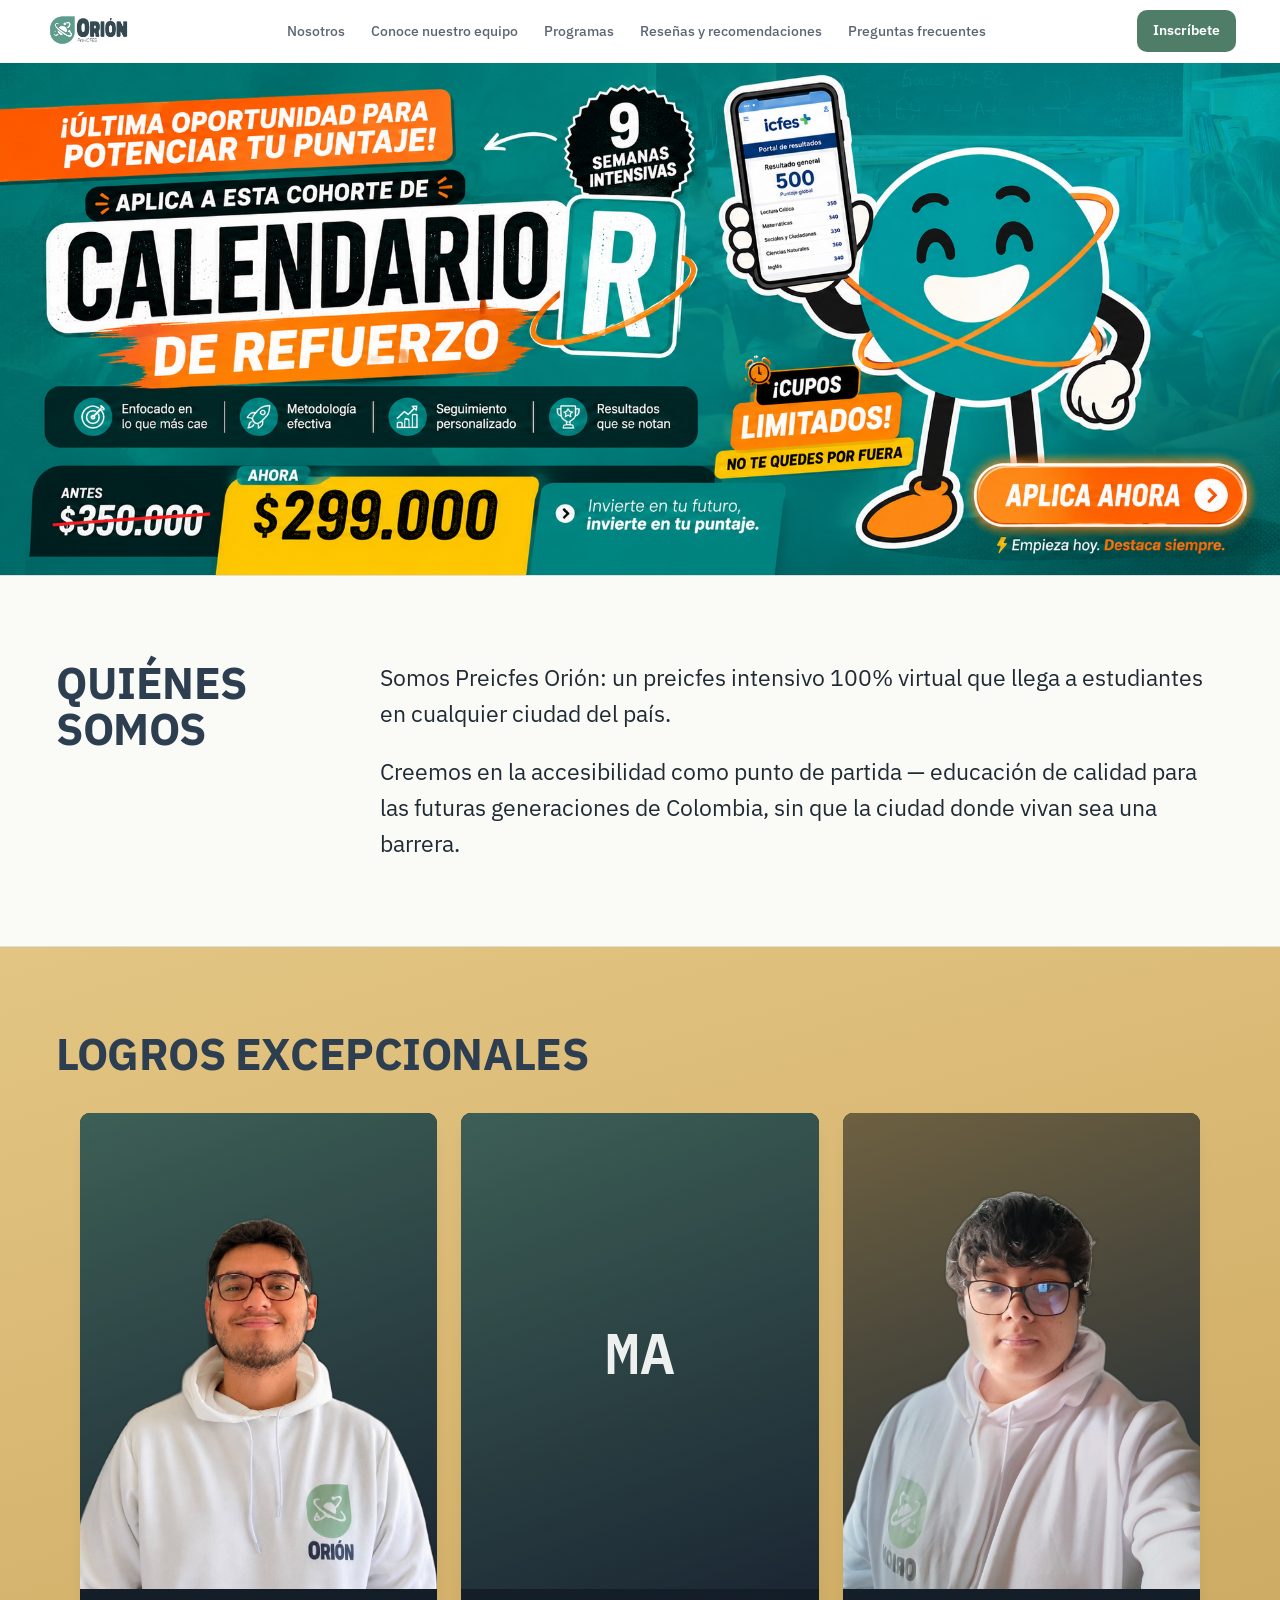
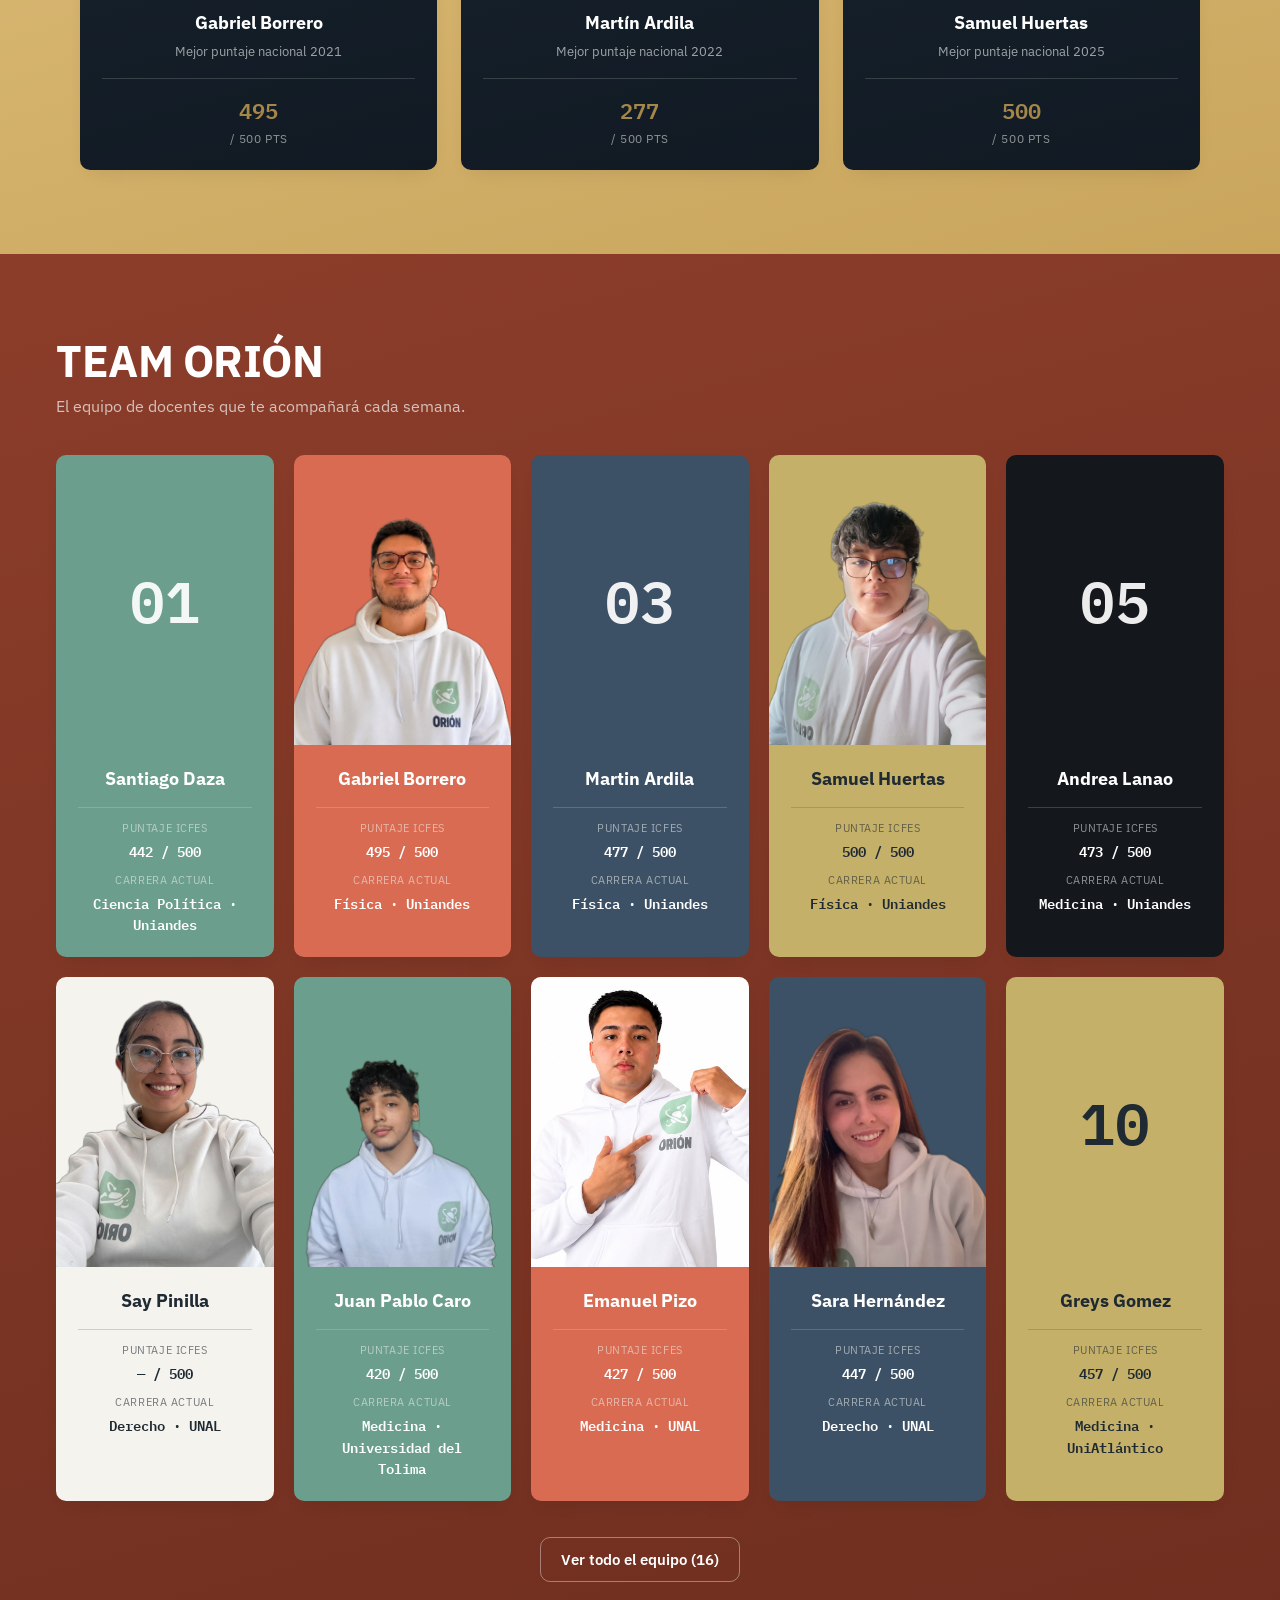
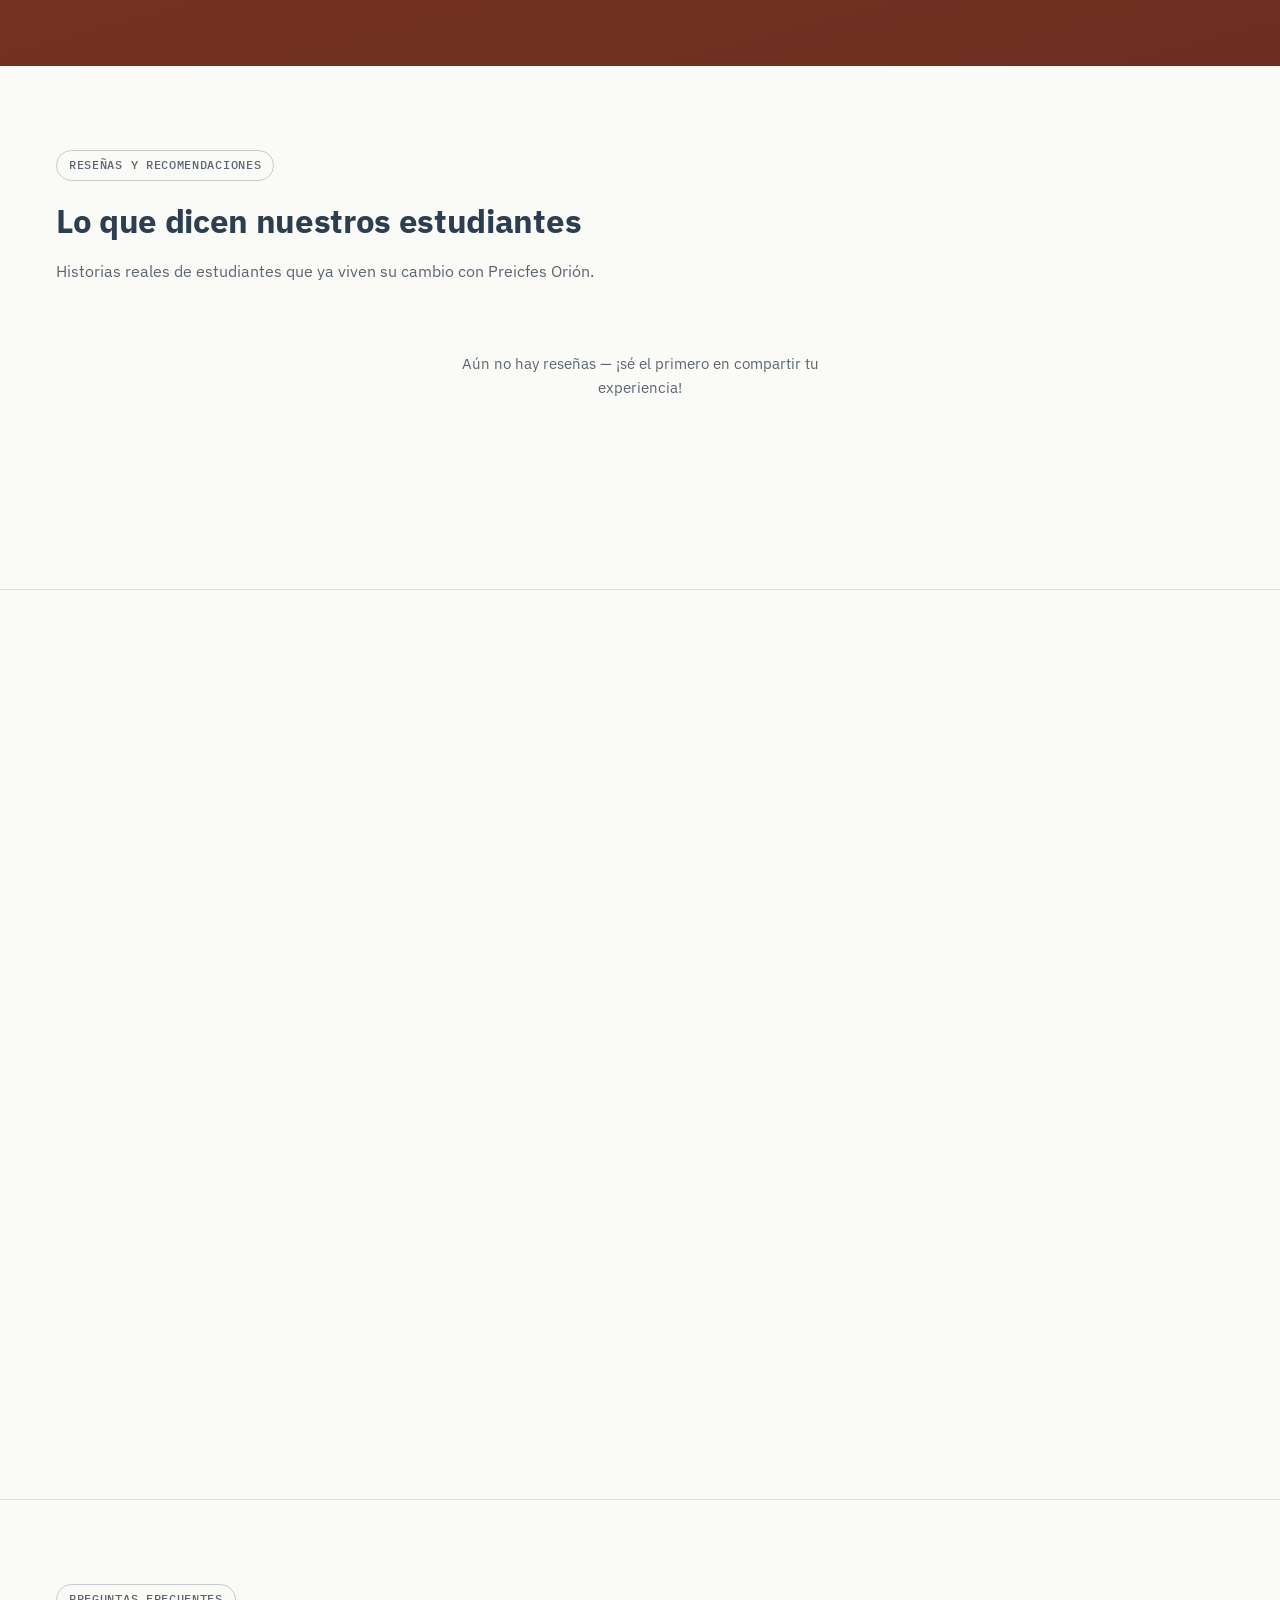
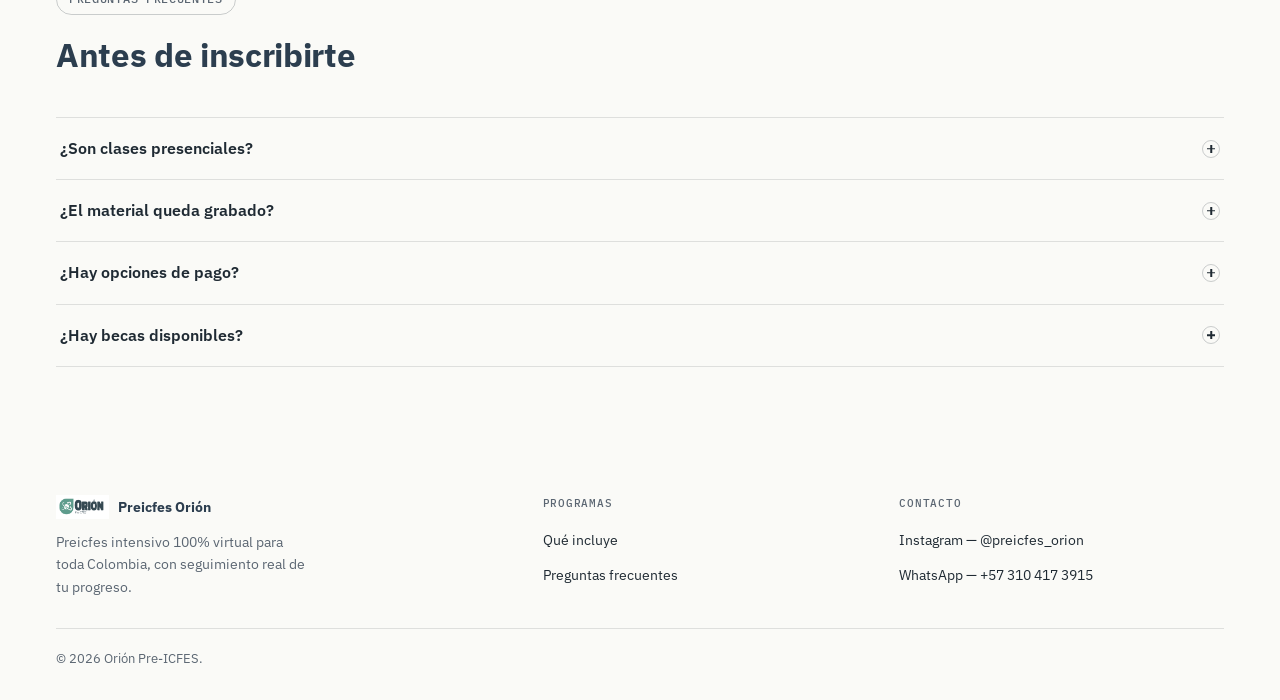
<file: index.html>
<!doctype html>
<html lang="es">
<head>
<meta charset="UTF-8" />
<meta name="viewport" content="width=device-width, initial-scale=1.0" />
<meta name="description" content="Orión Pre-ICFES — preicfes intensivo 100% virtual para toda Colombia. Calendario R: 9 semanas de preparación para el Saber 11." />
<title>Orión Pre-ICFES — Calendario R</title>
<link rel="stylesheet" href="css/styles.css" />
</head>
<body>
<a href="#inicio" style="position:absolute;left:-9999px;top:0;background:var(--sage);color:#fff;padding:10px 16px;border-radius:6px;z-index:100;">Saltar al contenido</a>

<nav class="nav" id="siteNav">
  <div class="nav-inner">
    <a class="brand" href="#inicio">
      <img src="assets/logo-orion.png" alt="Orión Pre-ICFES" />
    </a>
    <ul class="nav-links" id="navLinks">
      <li><a href="#nosotros">Nosotros</a></li>
      <li><a href="#team">Conoce nuestro equipo</a></li>
      <li><a href="#programa">Programas</a></li>
      <li><a href="#resenas">Reseñas y recomendaciones</a></li>
      <li><a href="#faq">Preguntas frecuentes</a></li>
    </ul>
    <div class="nav-cta">
      <a class="btn btn-primary btn-sm" href="https://wa.me/message/YE4T5SMSXYHFE1" target="_blank" rel="noopener">Inscríbete</a>
      <button class="nav-toggle" id="navToggle" aria-label="Abrir menú" aria-expanded="false" aria-controls="navLinks">
        <span></span><span></span><span></span>
      </button>
    </div>
  </div>
</nav>

<main id="inicio">
  <section class="banner">
    <img class="banner-frame" src="assets/banner1.png" alt="Última oportunidad para potenciar tu puntaje — aplica a esta cohorte de Calendario R de refuerzo" />
    <a class="banner-cta" href="https://wa.me/message/YE4T5SMSXYHFE1" target="_blank" rel="noopener" aria-label="Aplica ahora por WhatsApp"></a>
  </section>

  <section id="nosotros">
    <div class="wrap about-layout">
      <h2 class="title-lg fade">Quiénes somos</h2>
      <div class="about-copy fade">
        <p>Somos Preicfes Orión: un preicfes intensivo 100% virtual que llega a estudiantes en cualquier ciudad del país.</p>
        <p>Creemos en la accesibilidad como punto de partida — educación de calidad para las futuras generaciones de Colombia, sin que la ciudad donde vivan sea una barrera.</p>
      </div>
    </div>
  </section>

  <section id="logros" class="band-gold">
    <div class="wrap">
      <h2 class="title-lg fade">Logros Excepcionales</h2>
      <div class="achv-grid fade">
        <article class="achv-card">
          <div class="achv-photo tone-sage">
            <img src="assets/gabo.png" alt="Gabriel Borrero" style="object-position: 50% 20%;" />
          </div>
          <div class="achv-info">
            <div class="achv-name">Gabriel Borrero</div>
            <div class="achv-role">Mejor puntaje nacional 2021</div>
            <div class="achv-score-row"><b>495</b><span>/ 500 pts</span></div>
          </div>
        </article>
        <article class="achv-card">
          <div class="achv-photo is-placeholder tone-sage"><span>MA</span></div>
          <div class="achv-info">
            <div class="achv-name">Martín Ardila</div>
            <div class="achv-role">Mejor puntaje nacional 2022</div>
            <div class="achv-score-row"><b>277</b><span>/ 500 pts</span></div>
          </div>
        </article>
        <article class="achv-card">
          <div class="achv-photo tone-gold">
            <img src="assets/samuel.png" alt="Samuel Huertas" style="object-position: 50% 20%;" />
          </div>
          <div class="achv-info">
            <div class="achv-name">Samuel Huertas</div>
            <div class="achv-role">Mejor puntaje nacional 2025</div>
            <div class="achv-score-row"><b>500</b><span>/ 500 pts</span></div>
          </div>
        </article>
      </div>
    </div>
  </section>

  <section id="team" class="band-coral">
    <div class="wrap">
      <h2 class="title-lg fade">Team Orión</h2>
      <p class="band-sub fade">El equipo de docentes que te acompañará cada semana.</p>
      <div class="team-grid fade" id="teamGrid">
        <article class="achv-card team-card">
          <div class="achv-photo is-placeholder"><span>01</span></div>
          <div class="achv-info">
            <div class="achv-name">Santiago Daza</div>
            <div class="team-meta">
              <div class="row"><span class="k">Puntaje ICFES</span><span class="v">442 / 500</span></div>
              <div class="row"><span class="k">Carrera actual</span><span class="v">Ciencia Política · Uniandes</span></div>
            </div>
          </div>
        </article>
        <article class="achv-card team-card">
          <div class="achv-photo"><img src="assets/gabo.png" alt="Gabriel Borrero" style="object-position: 50% 20%;" /></div>
          <div class="achv-info">
            <div class="achv-name">Gabriel Borrero</div>
            <div class="team-meta">
              <div class="row"><span class="k">Puntaje ICFES</span><span class="v">495 / 500</span></div>
              <div class="row"><span class="k">Carrera actual</span><span class="v">Física · Uniandes</span></div>
            </div>
          </div>
        </article>
        <article class="achv-card team-card">
          <div class="achv-photo is-placeholder"><span>03</span></div>
          <div class="achv-info">
            <div class="achv-name">Martin Ardila</div>
            <div class="team-meta">
              <div class="row"><span class="k">Puntaje ICFES</span><span class="v">477 / 500</span></div>
              <div class="row"><span class="k">Carrera actual</span><span class="v">Física · Uniandes</span></div>
            </div>
          </div>
        </article>
        <article class="achv-card team-card">
          <div class="achv-photo"><img src="assets/samuel.png" alt="Samuel Huertas" style="object-position: 50% 20%;" /></div>
          <div class="achv-info">
            <div class="achv-name">Samuel Huertas</div>
            <div class="team-meta">
              <div class="row"><span class="k">Puntaje ICFES</span><span class="v">500 / 500</span></div>
              <div class="row"><span class="k">Carrera actual</span><span class="v">Física · Uniandes</span></div>
            </div>
          </div>
        </article>
        <article class="achv-card team-card">
          <div class="achv-photo is-placeholder"><span>05</span></div>
          <div class="achv-info">
            <div class="achv-name">Andrea Lanao</div>
            <div class="team-meta">
              <div class="row"><span class="k">Puntaje ICFES</span><span class="v">473 / 500</span></div>
              <div class="row"><span class="k">Carrera actual</span><span class="v">Medicina · Uniandes</span></div>
            </div>
          </div>
        </article>
        <article class="achv-card team-card">
          <div class="achv-photo"><img src="assets/say-pinilla.png" alt="Say Pinilla" /></div>
          <div class="achv-info">
            <div class="achv-name">Say Pinilla</div>
            <div class="team-meta">
              <div class="row"><span class="k">Puntaje ICFES</span><span class="v">&mdash; / 500</span></div>
              <div class="row"><span class="k">Carrera actual</span><span class="v">Derecho · UNAL</span></div>
            </div>
          </div>
        </article>
        <article class="achv-card team-card">
          <div class="achv-photo"><img src="assets/juan-pablo-caro.png" alt="Juan Pablo Caro" /></div>
          <div class="achv-info">
            <div class="achv-name">Juan Pablo Caro</div>
            <div class="team-meta">
              <div class="row"><span class="k">Puntaje ICFES</span><span class="v">420 / 500</span></div>
              <div class="row"><span class="k">Carrera actual</span><span class="v">Medicina · Universidad del Tolima</span></div>
            </div>
          </div>
        </article>
        <article class="achv-card team-card">
          <div class="achv-photo"><img src="assets/emanuel.png" alt="Emanuel Pizo" style="object-position: 50% 20%;" /></div>
          <div class="achv-info">
            <div class="achv-name">Emanuel Pizo</div>
            <div class="team-meta">
              <div class="row"><span class="k">Puntaje ICFES</span><span class="v">427 / 500</span></div>
              <div class="row"><span class="k">Carrera actual</span><span class="v">Medicina · UNAL</span></div>
            </div>
          </div>
        </article>
        <article class="achv-card team-card">
          <div class="achv-photo"><img src="assets/sara-hernandez.png" alt="Sara Hernández" style="object-position: 50% 15%;" /></div>
          <div class="achv-info">
            <div class="achv-name">Sara Hernández</div>
            <div class="team-meta">
              <div class="row"><span class="k">Puntaje ICFES</span><span class="v">447 / 500</span></div>
              <div class="row"><span class="k">Carrera actual</span><span class="v">Derecho · UNAL</span></div>
            </div>
          </div>
        </article>
        <article class="achv-card team-card">
          <div class="achv-photo is-placeholder"><span>10</span></div>
          <div class="achv-info">
            <div class="achv-name">Greys Gomez</div>
            <div class="team-meta">
              <div class="row"><span class="k">Puntaje ICFES</span><span class="v">457 / 500</span></div>
              <div class="row"><span class="k">Carrera actual</span><span class="v">Medicina · UniAtlántico</span></div>
            </div>
          </div>
        </article>
        <article class="achv-card team-card">
          <div class="achv-photo is-placeholder"><span>11</span></div>
          <div class="achv-info">
            <div class="achv-name">Angel Blanco</div>
            <div class="team-meta">
              <div class="row"><span class="k">Carrera actual</span><span class="v">Medicina · UniAtlántico</span></div>
            </div>
          </div>
        </article>
        <article class="achv-card team-card">
          <div class="achv-photo is-placeholder"><span>12</span></div>
          <div class="achv-info">
            <div class="achv-name">Nicol Urbina</div>
            <div class="team-meta">
              <div class="row"><span class="k">Puntaje ICFES</span><span class="v">Por confirmar</span></div>
              <div class="row"><span class="k">Carrera actual</span><span class="v">Medicina · U. Javeriana</span></div>
            </div>
          </div>
        </article>
        <article class="achv-card team-card">
          <div class="achv-photo is-placeholder"><span>13</span></div>
          <div class="achv-info">
            <div class="achv-name">Diego Urbano</div>
            <div class="team-meta">
              <div class="row"><span class="k">Puntaje ICFES</span><span class="v">477 / 500</span></div>
              <div class="row"><span class="k">Carrera actual</span><span class="v">Ing. Sistemas · Uniandes</span></div>
            </div>
          </div>
        </article>
        <article class="achv-card team-card">
          <div class="achv-photo is-placeholder"><span>14</span></div>
          <div class="achv-info">
            <div class="achv-name">Docente 14</div>
            <div class="team-meta">
              <div class="row"><span class="k">Puntaje ICFES</span><span class="v">&mdash; / 500</span></div>
              <div class="row"><span class="k">Carrera actual</span><span class="v">Por definir</span></div>
            </div>
          </div>
        </article>
        <article class="achv-card team-card">
          <div class="achv-photo is-placeholder"><span>15</span></div>
          <div class="achv-info">
            <div class="achv-name">Docente 15</div>
            <div class="team-meta">
              <div class="row"><span class="k">Puntaje ICFES</span><span class="v">&mdash; / 500</span></div>
              <div class="row"><span class="k">Carrera actual</span><span class="v">Por definir</span></div>
            </div>
          </div>
        </article>
        <article class="achv-card team-card">
          <div class="achv-photo is-placeholder"><span>16</span></div>
          <div class="achv-info">
            <div class="achv-name">Docente 16</div>
            <div class="team-meta">
              <div class="row"><span class="k">Puntaje ICFES</span><span class="v">&mdash; / 500</span></div>
              <div class="row"><span class="k">Carrera actual</span><span class="v">Por definir</span></div>
            </div>
          </div>
        </article>
      </div>
      <div class="team-toggle-wrap fade">
        <button class="btn btn-ghost" id="teamToggle" aria-expanded="false" aria-controls="teamGrid">Ver todo el equipo (16)</button>
      </div>
    </div>
  </section>

  <section id="resenas">
    <div class="wrap">
      <div class="section-head fade">
        <span class="tag">Reseñas y recomendaciones</span>
        <h2>Lo que dicen nuestros estudiantes</h2>
        <p>Historias reales de estudiantes que ya viven su cambio con Preicfes Orión.</p>
      </div>
    </div>

    <div class="reviews-marquee-wrap fade">
      <div class="reviews-track" id="reviewsTrack"></div>
    </div>

    <div class="wrap">
      <div class="reviews-cta fade">
        <button class="btn btn-primary" id="openReviewBtn" type="button">Deja tu reseña</button>
      </div>
    </div>
  </section>

  <section id="programa">
    <div class="wrap">
      <div class="section-head fade">
        <h2>Nuestros programas</h2>
        <p>Elige un programa para ver todo lo que incluye.</p>
      </div>
      <div class="program-pool fade">
        <details class="program-option" open>
          <summary>
            <span class="program-name">Calendario R</span>
            <span class="program-meta">31 ago – 31 oct 2026 · 9 semanas</span>
            <span class="chev"></span>
          </summary>
          <div class="program-includes">
            <div class="includes-item"><h4>28 clases teóricas</h4><p>Cuatro sesiones por materia.</p></div>
            <div class="includes-item"><h4>2 simulacros tipo ICFES</h4><p>Uno de entrada y uno final, con reporte por área, global sobre 500 y percentil.</p></div>
            <div class="includes-item"><h4>3 cuadernillos tipo ICFES</h4><p>Práctica escrita para reforzar cada sesión en vivo.</p></div>
            <div class="includes-item"><h4>2 seminarios</h4><p>Profundización en los temas que más pesan en el puntaje.</p></div>
            <div class="includes-item"><h4>Chat de dudas</h4><p>Resuelves al instante, sin esperar a la próxima clase.</p></div>
            <div class="includes-item"><h4>Orioncitos</h4><p>Refuerzos cortos para repasar cuando quieras, a tu ritmo.</p></div>
            <div class="includes-item"><h4>Apoyo psicológico</h4><p>Acompañamiento para manejar la presión de la prueba.</p></div>
          </div>
          <div class="program-apply">
            <div class="program-apply-copy">
              <span class="urgency-badge">Cupos limitados</span>
              <p>Cupos limitados para la cohorte 2026. Aplica antes de que se llenen.</p>
            </div>
            <a class="btn btn-primary btn-sm" href="https://wa.me/message/YE4T5SMSXYHFE1" target="_blank" rel="noopener">Aplicar a esta cohorte</a>
          </div>
        </details>

        <details class="program-option">
          <summary>
            <span class="program-name">Calendario B</span>
            <span class="program-meta">Inicia en noviembre de 2026</span>
            <span class="chev"></span>
          </summary>
          <div class="program-includes program-includes--soon">
            <p>Próximamente&hellip;</p>
          </div>
        </details>
      </div>
    </div>
  </section>

  <section id="faq">
    <div class="wrap">
      <div class="section-head fade">
        <span class="tag">Preguntas frecuentes</span>
        <h2>Antes de inscribirte</h2>
      </div>
      <div class="faq-list fade">
        <details class="faq-item">
          <summary>¿Son clases presenciales?<span class="chev"></span></summary>
          <p>No. Todas nuestras clases son 100% virtuales: te conectas en vivo desde cualquier ciudad de Colombia.</p>
        </details>
        <details class="faq-item">
          <summary>¿El material queda grabado?<span class="chev"></span></summary>
          <p>Sí, todas las clases quedan grabadas para que las repases cuando quieras.</p>
        </details>
        <details class="faq-item">
          <summary>¿Hay opciones de pago?<span class="chev"></span></summary>
          <p>Sí, haremos lo posible para que puedas acceder a tus formas de pago y financiación.</p>
        </details>
        <details class="faq-item">
          <summary>¿Hay becas disponibles?<span class="chev"></span></summary>
          <p>Sí, tenemos apoyo económico disponible para quienes lo necesiten. Escríbenos a <a href="https://wa.me/573104173915" target="_blank" rel="noopener">WhatsApp</a> para más información.</p>
        </details>
      </div>
    </div>
  </section>

</main>

<footer>
  <div class="wrap">
    <div class="footer-grid">
      <div class="footer-col">
        <a class="footer-brand" href="#inicio">
          <img src="assets/logo-orion.png" alt="" />
          <span>Preicfes Orión</span>
        </a>
        <p>Preicfes intensivo 100% virtual para toda Colombia, con seguimiento real de tu progreso.</p>
      </div>
      <div class="footer-col">
        <h4>Programas</h4>
        <ul>
          <li><a href="#programa">Qué incluye</a></li>
          <li><a href="#faq">Preguntas frecuentes</a></li>
        </ul>
      </div>
      <div class="footer-col" id="contacto">
        <h4>Contacto</h4>
        <ul>
          <li><a href="https://www.instagram.com/preicfes_orion/" target="_blank" rel="noopener">Instagram — @preicfes_orion</a></li>
          <li><a href="https://wa.me/573104173915" target="_blank" rel="noopener">WhatsApp — +57 310 417 3915</a></li>
        </ul>
      </div>
    </div>
    <p class="footer-bottom">© 2026 Orión Pre-ICFES.</p>
  </div>
</footer>
<div class="modal-overlay" id="reviewOverlay" hidden>
  <div class="modal" role="dialog" aria-modal="true" aria-labelledby="reviewTitle">
    <button class="modal-close" id="reviewClose" type="button" aria-label="Cerrar">&times;</button>

    <form class="enroll-form" id="reviewForm" novalidate>
      <h3 id="reviewTitle">Deja tu reseña</h3>
      <p class="enroll-sub">Cuéntale a futuros estudiantes cómo Preicfes Orión te ayudó a llegar más lejos.</p>

      <label class="enroll-field">
        <span>Nombre</span>
        <input type="text" name="nombre" required autocomplete="name" maxlength="60" />
      </label>

      <label class="enroll-field">
        <span>Tu comentario</span>
        <textarea name="comentario" rows="4" required maxlength="280" placeholder="Preicfes Orión me ayudó a..."></textarea>
      </label>

      <button type="submit" class="btn btn-primary enroll-submit">Publicar reseña</button>
    </form>

    <div class="enroll-success" id="reviewSuccess" hidden>
      <h3>¡Gracias!</h3>
      <p>Tu reseña ya está en el carrusel. Gracias por compartir tu experiencia con Preicfes Orión.</p>
      <button type="button" class="btn btn-primary" id="reviewSuccessClose">Cerrar</button>
    </div>
  </div>
</div>
<script src="js/main.js" defer></script>
</body>
</html>
</file>
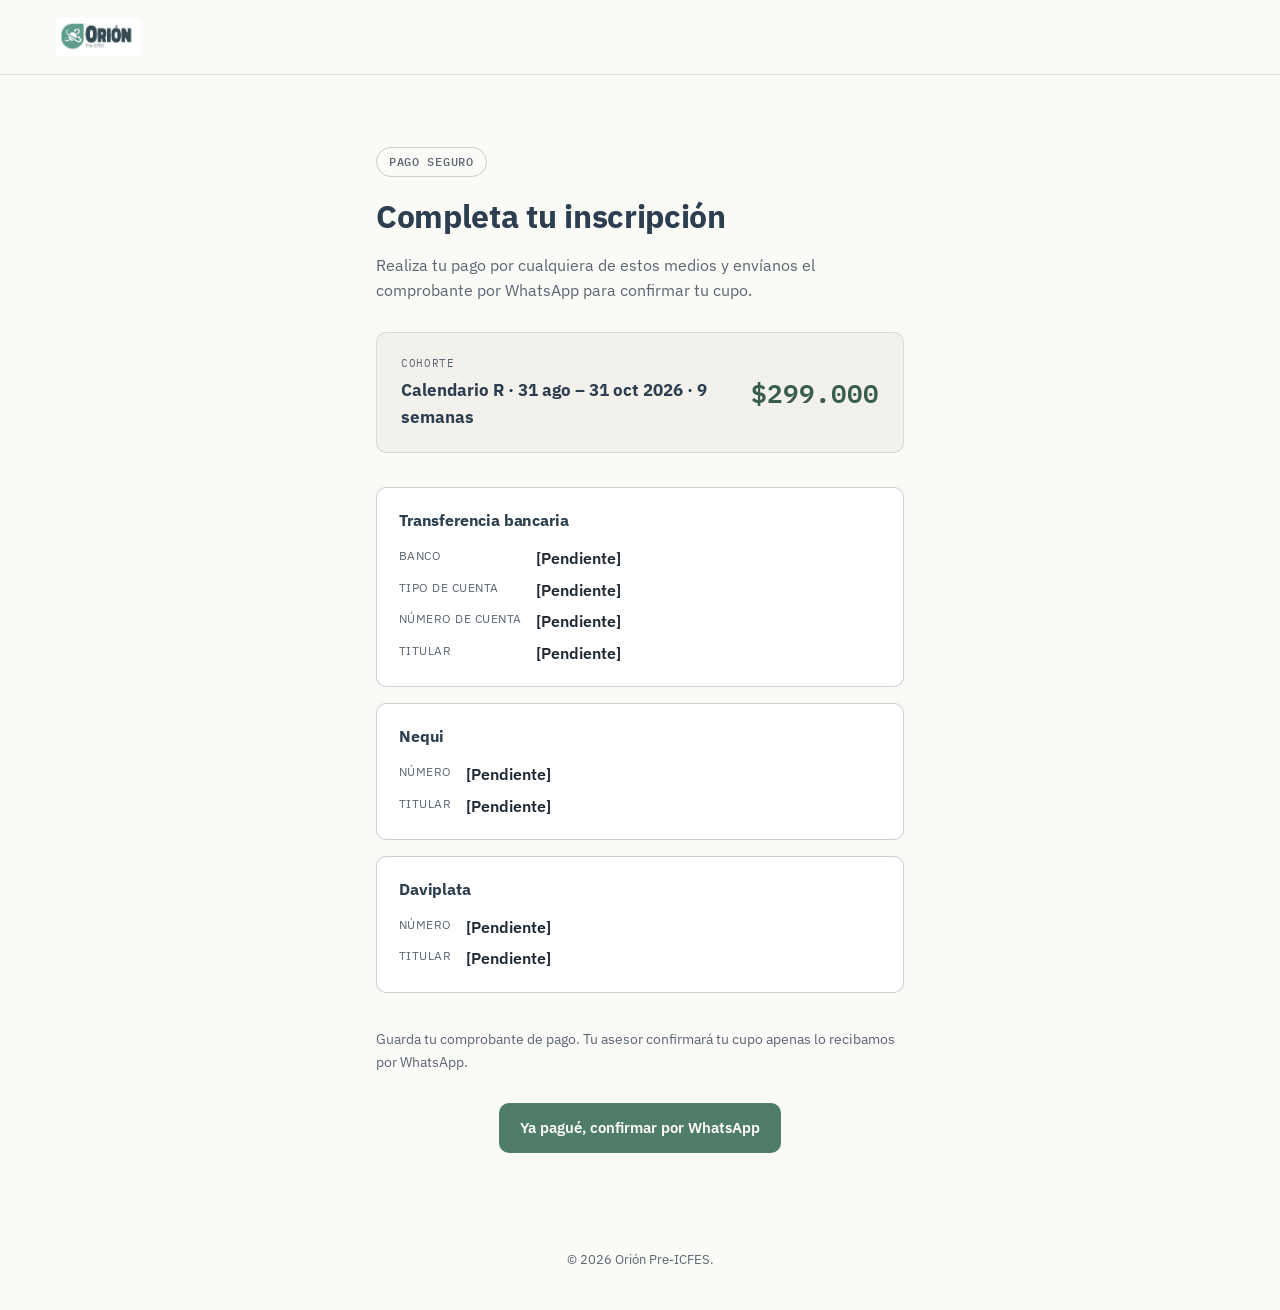
<file: pagos/index.html>
<!doctype html>
<html lang="es">
<head>
<meta charset="UTF-8" />
<meta name="viewport" content="width=device-width, initial-scale=1.0" />
<meta name="robots" content="noindex, nofollow" />
<meta name="description" content="Completa el pago de tu inscripción a Preicfes Orión." />
<title>Completa tu pago — Preicfes Orión</title>
<link rel="stylesheet" href="../css/styles.css" />
<style>
  .pay-header { padding: 18px 0; border-bottom: 1px solid var(--border); }
  .pay-header .wrap { display: flex; align-items: center; }
  .pay-header .brand img { height: 38px; width: auto; }
  .pay-main { padding: clamp(40px,7vw,72px) 0; }
  .pay-wrap { max-width: 640px; margin: 0 auto; padding: 0 clamp(20px,4.5vw,56px); }
  .pay-summary {
    display: flex; align-items: center; justify-content: space-between; gap: 16px;
    padding: 22px 24px; border-radius: var(--radius); background: var(--surface-2);
    border: 1px solid var(--border); margin: 28px 0 34px;
  }
  .pay-summary .k { font-family: var(--font-mono); font-size: 0.7rem; text-transform: uppercase; letter-spacing: 0.06em; color: var(--muted); }
  .pay-summary .cohort { font-weight: 700; font-size: 1.05rem; color: var(--navy); margin-top: 4px; }
  .pay-summary .price { font-family: var(--font-mono); font-weight: 700; font-size: 1.6rem; color: var(--sage-deep); text-align: right; }
  .pay-methods { display: flex; flex-direction: column; gap: 16px; margin-bottom: 34px; }
  .pay-method {
    padding: 20px 22px; border-radius: var(--radius); border: 1px solid var(--border-strong);
    background: var(--surface);
  }
  .pay-method h3 { font-size: 1rem; margin-bottom: 12px; }
  .pay-method dl { display: grid; grid-template-columns: auto 1fr; gap: 6px 14px; margin: 0; }
  .pay-method dt { font-size: 0.78rem; text-transform: uppercase; letter-spacing: 0.04em; color: var(--muted); }
  .pay-method dd { margin: 0; font-weight: 600; color: var(--ink); }
  .pay-note { color: var(--muted); font-size: 0.9rem; margin-bottom: 30px; }
  .pay-cta { display: flex; justify-content: center; }
  .pay-footer { padding: 24px 0 40px; text-align: center; color: var(--muted); font-size: 0.82rem; }
</style>
</head>
<body>

<header class="pay-header">
  <div class="wrap">
    <a class="brand" href="../index.html">
      <img src="../assets/logo-orion.png" alt="Orión Pre-ICFES" />
    </a>
  </div>
</header>

<main class="pay-main">
  <div class="pay-wrap">
    <span class="tag">Pago seguro</span>
    <h1 style="margin-top:14px; font-size:clamp(1.5rem,3vw,2rem);">Completa tu inscripción</h1>
    <p style="margin-top:10px; color:var(--muted); max-width:56ch;">Realiza tu pago por cualquiera de estos medios y envíanos el comprobante por WhatsApp para confirmar tu cupo.</p>

    <div class="pay-summary">
      <div>
        <div class="k">Cohorte</div>
        <div class="cohort">Calendario R · 31 ago – 31 oct 2026 · 9 semanas</div>
      </div>
      <div class="price">$299.000</div>
    </div>

    <div class="pay-methods">
      <div class="pay-method">
        <h3>Transferencia bancaria</h3>
        <dl>
          <dt>Banco</dt><dd>[Pendiente]</dd>
          <dt>Tipo de cuenta</dt><dd>[Pendiente]</dd>
          <dt>Número de cuenta</dt><dd>[Pendiente]</dd>
          <dt>Titular</dt><dd>[Pendiente]</dd>
        </dl>
      </div>

      <div class="pay-method">
        <h3>Nequi</h3>
        <dl>
          <dt>Número</dt><dd>[Pendiente]</dd>
          <dt>Titular</dt><dd>[Pendiente]</dd>
        </dl>
      </div>

      <div class="pay-method">
        <h3>Daviplata</h3>
        <dl>
          <dt>Número</dt><dd>[Pendiente]</dd>
          <dt>Titular</dt><dd>[Pendiente]</dd>
        </dl>
      </div>
    </div>

    <p class="pay-note">Guarda tu comprobante de pago. Tu asesor confirmará tu cupo apenas lo recibamos por WhatsApp.</p>

    <div class="pay-cta">
      <a class="btn btn-primary" href="https://wa.me/573104173915?text=Hola%2C%20ya%20realic%C3%A9%20el%20pago%20de%20mi%20inscripci%C3%B3n%20a%20Preicfes%20Ori%C3%B3n%2C%20adjunto%20el%20comprobante." target="_blank" rel="noopener">Ya pagué, confirmar por WhatsApp</a>
    </div>
  </div>
</main>

<footer class="pay-footer">
  <p>© 2026 Orión Pre-ICFES.</p>
</footer>

</body>
</html>
</file>
<file: css/styles.css>
@font-face {
    font-family: 'Orion UI';
    font-weight: 400 700;
    font-style: normal;
    font-display: swap;
    src: url('../assets/fonts/plex-sans.woff2') format('woff2');
  }
  @font-face {
    font-family: 'Orion Mono';
    font-weight: 400;
    font-style: normal;
    font-display: swap;
    src: url('../assets/fonts/plex-mono-400.woff2') format('woff2');
  }
  @font-face {
    font-family: 'Orion Mono';
    font-weight: 500;
    font-style: normal;
    font-display: swap;
    src: url('../assets/fonts/plex-mono-500.woff2') format('woff2');
  }
  @font-face {
    font-family: 'Orion Mono';
    font-weight: 600;
    font-style: normal;
    font-display: swap;
    src: url('../assets/fonts/plex-mono-600.woff2') format('woff2');
  }

  :root {
    --ink: #1F2A33;
    --navy: #2C3E4F;
    --sage: #4F7D68;
    --sage-deep: #3A5E4D;
    --coral: #B85539;
    --gold: #A6874A;

    --paper: #FAFAF7;
    --surface: #FFFFFF;
    --surface-2: #F2F1EC;
    --border: rgba(31,42,51,0.13);
    --border-strong: rgba(31,42,51,0.22);
    --muted: #5B6672;
    --shadow-1: 0 1px 2px rgba(20,24,29,0.04);
    --shadow-2: 0 8px 20px -12px rgba(20,24,29,0.18);

    --radius: 10px;
    --radius-sm: 6px;

    --band-bg-1: #1B2733;
    --band-bg-2: #111A23;
    --gold-band-1: #E3C583;
    --gold-band-2: #C9A55C;
    --gold-band-text: #2C3E4F;
    --gold-band-text-muted: rgba(44,62,79,0.72);
    --coral-band-1: #8C3D2A;
    --coral-band-2: #6E2E1F;

    --nav-bg: #FFFFFF;
    --nav-ink: #1F2A33;
    --nav-muted: #5B6672;
    --nav-border: rgba(31,42,51,0.13);

    --swatch-sage: #6B9E8C;
    --swatch-coral: #D96B52;
    --swatch-navy: #3D5166;
    --swatch-gold: #C4B068;
    --swatch-black: #14181D;
    --swatch-cream: #F5F3EE;

    --font-ui: 'Orion UI', -apple-system, BlinkMacSystemFont, 'Segoe UI', Helvetica, Arial, sans-serif;
    --font-mono: 'Orion Mono', ui-monospace, SFMono-Regular, Menlo, Consolas, monospace;
  }

  @media (prefers-color-scheme: dark) {
    :root {
      --ink: #ECEEEF;
      --navy: #DDE2E6;
      --paper: #12161A;
      --surface: #191E24;
      --surface-2: #1F252B;
      --border: rgba(236,238,239,0.13);
      --border-strong: rgba(236,238,239,0.24);
      --muted: #9BA5AD;
      --shadow-1: 0 1px 2px rgba(0,0,0,0.3);
      --shadow-2: 0 8px 24px -12px rgba(0,0,0,0.5);
      --sage: #6FA68C;
      --coral: #D97C5F;
      --gold: #C9AF6C;
      --band-bg-1: #212E3B;
      --band-bg-2: #16202A;
      --gold-band-1: #7C6636;
      --gold-band-2: #5E4C29;
      --gold-band-text: #F4F0E6;
      --gold-band-text-muted: rgba(244,240,230,0.72);
      --coral-band-1: #5C2C1F;
      --coral-band-2: #3E1D14;
    }
  }
  :root[data-theme="dark"] {
    --ink: #ECEEEF; --navy: #DDE2E6; --paper: #12161A; --surface: #191E24; --surface-2: #1F252B;
    --border: rgba(236,238,239,0.13); --border-strong: rgba(236,238,239,0.24); --muted: #9BA5AD;
    --shadow-1: 0 1px 2px rgba(0,0,0,0.3); --shadow-2: 0 8px 24px -12px rgba(0,0,0,0.5);
    --sage: #6FA68C; --coral: #D97C5F; --gold: #C9AF6C;
    --band-bg-1: #212E3B; --band-bg-2: #16202A;
    --gold-band-1: #7C6636; --gold-band-2: #5E4C29; --gold-band-text: #F4F0E6; --gold-band-text-muted: rgba(244,240,230,0.72);
    --coral-band-1: #5C2C1F; --coral-band-2: #3E1D14;
  }
  :root[data-theme="light"] {
    --ink: #1F2A33; --navy: #2C3E4F; --paper: #FAFAF7; --surface: #FFFFFF; --surface-2: #F2F1EC;
    --border: rgba(31,42,51,0.13); --border-strong: rgba(31,42,51,0.22); --muted: #5B6672;
    --shadow-1: 0 1px 2px rgba(20,24,29,0.04); --shadow-2: 0 8px 20px -12px rgba(20,24,29,0.18);
    --sage: #4F7D68; --coral: #B85539; --gold: #A6874A;
    --band-bg-1: #1B2733; --band-bg-2: #111A23;
    --gold-band-1: #E3C583; --gold-band-2: #C9A55C; --gold-band-text: #2C3E4F; --gold-band-text-muted: rgba(44,62,79,0.72);
    --coral-band-1: #8C3D2A; --coral-band-2: #6E2E1F;
  }

  * { box-sizing: border-box; }
  html { scroll-behavior: smooth; }
  @media (prefers-reduced-motion: reduce) {
    html { scroll-behavior: auto; }
    * { animation-duration: 0.001ms !important; transition-duration: 0.001ms !important; }
  }
  body {
    margin: 0;
    background: var(--paper);
    color: var(--ink);
    font-family: var(--font-ui);
    font-size: 16px;
    line-height: 1.6;
    -webkit-font-smoothing: antialiased;
  }
  img { max-width: 100%; display: block; }
  a { color: inherit; }
  ::selection { background: color-mix(in srgb, var(--sage) 30%, transparent); }

  .wrap { max-width: 1360px; margin: 0 auto; padding: 0 clamp(20px, 4.5vw, 56px); }

  h1, h2, h3, h4 { font-family: var(--font-ui); font-weight: 700; text-wrap: balance; margin: 0; color: var(--navy); letter-spacing: -0.01em; }
  p { margin: 0; }

  .tag {
    display: inline-flex; align-items: center; gap: 8px;
    font-family: var(--font-mono); font-weight: 500; font-size: 0.72rem;
    letter-spacing: 0.06em; text-transform: uppercase;
    border: 1px solid var(--border-strong); border-radius: 999px;
    padding: 5px 12px; color: var(--muted);
  }
  .tag b { color: var(--ink); font-weight: 600; }

  .btn {
    display: inline-flex; align-items: center; justify-content: center; gap: 8px;
    padding: 12px 20px; border-radius: var(--radius);
    font-family: var(--font-ui); font-weight: 600; font-size: 0.92rem;
    text-decoration: none; border: 1px solid transparent; cursor: pointer;
    transition: background-color .15s ease, border-color .15s ease, color .15s ease;
    white-space: nowrap;
  }
  .btn:focus-visible { outline: 2px solid var(--sage); outline-offset: 2px; }
  .btn-primary { background: var(--sage); color: #fff; }
  .btn-primary:hover { background: var(--sage-deep); }
  .btn-ghost { background: transparent; color: var(--ink); border-color: var(--border-strong); }
  .btn-ghost:hover { border-color: var(--navy); background: var(--surface-2); }
  .btn-invert { background: var(--paper); color: var(--navy); }
  .btn-invert:hover { background: var(--surface-2); }
  .btn-sm { padding: 9px 15px; font-size: 0.85rem; }

  /* ---------- NAV ---------- */
  .nav { position: sticky; top: 0; z-index: 40; background: var(--nav-bg); border-bottom: 1px solid transparent; transition: border-color .2s ease, box-shadow .2s ease; }
  .nav.is-scrolled { border-color: var(--nav-border); box-shadow: var(--shadow-1); }
  .nav-inner { display: flex; align-items: center; justify-content: space-between; gap: 20px; padding: 10px clamp(20px,4.5vw,44px); }
  .brand { display: flex; align-items: center; gap: 9px; text-decoration: none; }
  .brand img { height: 42px; width: auto; }
  .nav-links { display: flex; align-items: center; gap: 26px; list-style: none; margin: 0; padding: 0; }
  .nav-links a { text-decoration: none; font-weight: 500; font-size: 0.88rem; color: var(--nav-muted); }
  .nav-links a:hover { color: var(--nav-ink); }
  .nav-cta { display: flex; align-items: center; gap: 12px; }
  .nav-toggle { display: none; background: none; border: none; padding: 8px; cursor: pointer; }
  .nav-toggle span { display: block; width: 20px; height: 1.5px; background: var(--nav-ink); margin: 5px 0; }

  @media (max-width: 860px) {
    .nav-links { position: fixed; inset: 62px 0 auto 0; background: var(--nav-bg); border-bottom: 1px solid var(--nav-border); flex-direction: column; align-items: flex-start; padding: 18px clamp(20px,4.5vw,44px) 24px; gap: 16px; transform: translateY(-8px); opacity: 0; pointer-events: none; transition: transform .2s ease, opacity .2s ease; }
    .nav-links.is-open { transform: translateY(0); opacity: 1; pointer-events: auto; }
    .nav-toggle { display: block; }
  }

  /* ---------- SECTION SCAFFOLD ---------- */
  section { padding: clamp(52px,7vw,84px) 0; border-bottom: 1px solid var(--border); }
  section:last-of-type { border-bottom: none; }
  .section-head { max-width: 620px; margin-bottom: 36px; }
  .section-head .tag { margin-bottom: 14px; }
  .section-head h2 { font-size: clamp(1.5rem, 2.6vw, 2.05rem); }
  .section-head p { margin-top: 12px; color: var(--muted); font-size: 1rem; max-width: 58ch; }

  .fade { opacity: 0; transition: opacity .5s ease; }
  .fade.is-visible { opacity: 1; }

  /* ---------- BANNER ---------- */
  .banner { position: relative; padding: 0; border-bottom: 1px solid var(--border); }
  .banner-frame {
    width: 100%;
    height: auto;
    aspect-ratio: 1983 / 793;
    object-fit: cover;
    display: block;
  }
  .banner-cta {
    position: absolute;
    left: 71.5%; top: 78.9%; width: 25.4%; height: 9.9%;
    display: block; border-radius: 999px;
  }
  .banner-cta:focus-visible { outline: 3px solid #fff; outline-offset: 3px; }

  /* ---------- NOSOTROS ---------- */
  .about-layout { display: grid; grid-template-columns: minmax(160px,260px) 1fr; gap: clamp(24px,5vw,64px); align-items: start; }
  @media (max-width: 780px) { .about-layout { grid-template-columns: 1fr; } }
  .title-lg { margin: 0; font-size: clamp(2rem, 4vw, 2.75rem); font-weight: 700; letter-spacing: -0.01em; text-transform: uppercase; color: var(--navy); line-height: 1.05; }
  .about-copy p { font-size: clamp(1.15rem, 2vw, 1.45rem); line-height: 1.55; color: var(--ink); max-width: 62ch; }
  .about-copy p + p { margin-top: 22px; }

  /* ---------- LOGROS ---------- */
  .achv-grid { display: grid; grid-template-columns: repeat(auto-fit, minmax(260px, 1fr)); gap: 24px; max-width: 1120px; margin: 0 auto; }
  .achv-card { background: linear-gradient(165deg, var(--band-bg-1), var(--band-bg-2)); border-radius: var(--radius); overflow: hidden; box-shadow: var(--shadow-2); }
  .achv-photo { position: relative; aspect-ratio: 3 / 4; overflow: hidden; }
  .achv-photo img { width: 100%; height: 100%; object-fit: cover; display: block; }
  .achv-photo.is-placeholder { display: flex; align-items: center; justify-content: center; }
  .achv-photo.tone-sage { background: linear-gradient(160deg, color-mix(in srgb, var(--sage) 65%, transparent), transparent), var(--band-bg-1); }
  .achv-photo.tone-gold { background: linear-gradient(160deg, color-mix(in srgb, var(--gold) 60%, transparent), transparent), var(--band-bg-1); }
  .achv-photo.tone-plain { background: var(--band-bg-1); }
  .achv-photo.is-placeholder span { font-family: var(--font-mono); font-weight: 600; font-size: 3.6rem; color: rgba(255,255,255,0.92); }
  .achv-info { padding: 20px 22px 22px; text-align: center; }
  .achv-name { font-weight: 700; font-size: 1.1rem; color: #fff; }
  .achv-role { margin-top: 4px; font-size: 0.82rem; color: rgba(244,245,243,0.62); }
  .achv-score-row { margin-top: 16px; padding-top: 14px; border-top: 1px solid rgba(244,245,243,0.16); display: flex; flex-direction: column; align-items: center; gap: 2px; }
  .achv-score-row b { font-family: var(--font-mono); font-weight: 600; font-size: 1.35rem; color: var(--gold); font-variant-numeric: tabular-nums; }
  .achv-score-row span { font-size: 0.72rem; color: rgba(244,245,243,0.55); text-transform: uppercase; letter-spacing: 0.05em; }

  /* ---------- PROGRAMA (pool de opciones) ---------- */
  .program-pool { display: flex; flex-direction: column; gap: 14px; }
  .program-option { border: 1px solid var(--border); border-radius: var(--radius); background: var(--surface); overflow: hidden; transition: background-color .2s ease, box-shadow .2s ease; }
  .program-option:hover { background: #FFFFFF; box-shadow: var(--shadow-2); }
  .program-option:hover .program-name { color: #2C3E4F; }
  .program-option:hover .program-meta { color: #5B6672; }
  .program-option:hover .includes-item h4 { color: #1F2A33; }
  .program-option:hover .includes-item p { color: #5B6672; }
  .program-option:hover .program-includes--soon { color: #5B6672; }
  .program-option:hover .chev { border-color: rgba(31,42,51,0.22); }
  .program-option:hover .chev::before, .program-option:hover .chev::after { background: #1F2A33; }
  .program-option .program-name, .program-option .program-meta, .program-option .includes-item h4, .program-option .includes-item p { transition: color .2s ease; }
  .program-option summary { list-style: none; cursor: pointer; padding: 20px 24px; display: flex; flex-wrap: wrap; align-items: center; gap: 8px 16px; }
  .program-option summary::-webkit-details-marker { display: none; }
  .program-name { font-weight: 700; font-size: 1.1rem; color: var(--navy); }
  .program-meta { font-family: var(--font-mono); font-size: 0.8rem; color: var(--muted); margin-left: auto; margin-right: 4px; }
  .program-option[open] summary { border-bottom: 1px solid var(--border); }
  .program-includes { padding: 20px 24px 26px; display: grid; grid-template-columns: 1fr 1fr; gap: 0 40px; }
  @media (max-width: 700px) { .program-includes { grid-template-columns: 1fr; } }
  .includes-item { padding: 12px 0; border-bottom: 1px solid var(--border); }
  .includes-item h4 { font-size: 0.92rem; font-weight: 600; color: var(--ink); }
  .includes-item p { margin-top: 3px; color: var(--muted); font-size: 0.86rem; }
  .program-includes--soon { color: var(--muted); font-size: 0.92rem; font-style: italic; }
  .program-apply {
    margin: 0 24px 24px; padding: 18px 20px; border-radius: var(--radius-sm);
    background: color-mix(in srgb, var(--coral) 14%, var(--surface));
    border: 1px solid color-mix(in srgb, var(--coral) 38%, var(--border));
    display: flex; flex-wrap: wrap; align-items: center; justify-content: space-between; gap: 14px 20px;
  }
  .program-apply-copy { display: flex; flex-direction: column; gap: 6px; }
  .urgency-badge {
    display: inline-flex; align-items: center; gap: 7px; width: fit-content;
    font-family: var(--font-mono); font-weight: 700; font-size: 0.7rem; letter-spacing: 0.06em; text-transform: uppercase;
    color: #fff; background: var(--coral); padding: 4px 10px 4px 8px; border-radius: 999px;
  }
  .urgency-badge::before { content: ""; width: 6px; height: 6px; border-radius: 50%; background: #fff; animation: urgency-pulse 1.6s ease-in-out infinite; }
  @keyframes urgency-pulse { 0%, 100% { opacity: 1; } 50% { opacity: 0.3; } }
  .program-apply-copy p { font-size: 1.02rem; color: var(--ink); font-weight: 700; }

  /* ---------- BANDS ---------- */
  .band-gold { background: linear-gradient(165deg, var(--gold-band-1), var(--gold-band-2)); color: var(--gold-band-text); border-bottom: none; }
  .band-gold .title-lg { color: var(--gold-band-text); margin-bottom: 36px; }

  .band-coral { background: linear-gradient(165deg, var(--coral-band-1), var(--coral-band-2)); color: #F4F5F3; border-bottom: none; }
  .band-coral .title-lg { color: #fff; margin-bottom: 8px; }
  .band-coral .band-sub { color: rgba(244,245,243,0.72); font-size: 1.02rem; margin-bottom: 36px; max-width: 60ch; }

  /* ---------- TEAM ORIÓN ---------- */
  .team-grid { display: grid; grid-template-columns: repeat(auto-fit, minmax(210px, 1fr)); gap: 20px; }
  .team-card:nth-child(n+11) { display: none; }
  .team-grid.is-expanded .team-card:nth-child(n+11) { display: block; }
  .team-meta { margin-top: 14px; padding-top: 12px; border-top: 1px solid rgba(244,245,243,0.18); display: flex; flex-direction: column; align-items: center; gap: 10px; }
  .team-meta .row { display: flex; flex-direction: column; align-items: center; gap: 2px; }
  .team-meta .k { font-size: 0.7rem; text-transform: uppercase; letter-spacing: 0.05em; color: rgba(244,245,243,0.55); }
  .team-meta .v { font-family: var(--font-mono); font-weight: 600; font-size: 0.85rem; color: #fff; text-align: center; }
  .team-toggle-wrap { display: flex; justify-content: center; margin-top: 36px; }

  /* Ciclo de 6 colores de la paleta Orión, repitiendo en secuencia */
  .team-card:nth-child(6n+1) { background: var(--swatch-sage); }
  .team-card:nth-child(6n+2) { background: var(--swatch-coral); }
  .team-card:nth-child(6n+3) { background: var(--swatch-navy); }
  .team-card:nth-child(6n+4) { background: var(--swatch-gold); }
  .team-card:nth-child(6n+5) { background: var(--swatch-black); }
  .team-card:nth-child(6n) { background: var(--swatch-cream); }

  /* Los cuadros claros (dorado y crema) necesitan texto oscuro para mantener el contraste */
  .team-card:nth-child(6n+4) .achv-name,
  .team-card:nth-child(6n) .achv-name,
  .team-card:nth-child(6n+4) .team-meta .v,
  .team-card:nth-child(6n) .team-meta .v,
  .team-card:nth-child(6n+4) .achv-photo.is-placeholder span,
  .team-card:nth-child(6n) .achv-photo.is-placeholder span {
    color: #1F2A33;
  }
  .team-card:nth-child(6n+4) .team-meta .k,
  .team-card:nth-child(6n) .team-meta .k {
    color: rgba(31,42,51,0.6);
  }
  .team-card:nth-child(6n+4) .team-meta,
  .team-card:nth-child(6n) .team-meta {
    border-top-color: rgba(31,42,51,0.18);
  }
  .band-coral .btn-ghost { border-color: rgba(244,245,243,0.4); color: #fff; }
  .band-coral .btn-ghost:hover { background: rgba(244,245,243,0.12); border-color: #fff; }

  /* ---------- CHEVRON (reutilizado por .program-option y .faq-item) ---------- */
  .chev { flex: none; width: 18px; height: 18px; border: 1.5px solid var(--border-strong); border-radius: 50%; position: relative; transition: transform .2s ease; }
  .chev::before, .chev::after { content:""; position:absolute; background: var(--ink); top: 50%; left: 50%; }
  .chev::before { width: 8px; height: 1.5px; transform: translate(-50%,-50%); }
  .chev::after { width: 1.5px; height: 8px; transform: translate(-50%,-50%); transition: opacity .15s ease; }
  details[open] .chev::after { opacity: 0; }

  /* ---------- FAQ ---------- */
  .faq-list { border-top: 1px solid var(--border); }
  .faq-item { border-bottom: 1px solid var(--border); }
  .faq-item summary { list-style: none; cursor: pointer; padding: 18px 4px; display: flex; align-items: center; justify-content: space-between; gap: 16px; font-weight: 600; font-size: 0.98rem; }
  .faq-item summary::-webkit-details-marker { display: none; }
  .faq-item p { padding: 0 4px 20px; color: var(--muted); font-size: 0.92rem; max-width: 68ch; }
  .faq-item p a { color: var(--sage); font-weight: 600; text-decoration: underline; text-underline-offset: 2px; }


  /* ---------- RESEÑAS ---------- */
  #resenas { padding-bottom: clamp(52px,7vw,84px); }
  .reviews-marquee-wrap {
    overflow: hidden;
    margin: 8px 0 30px;
    -webkit-mask-image: linear-gradient(to right, transparent, black 6%, black 94%, transparent);
    mask-image: linear-gradient(to right, transparent, black 6%, black 94%, transparent);
  }
  .reviews-track { display: flex; gap: 20px; width: max-content; animation: reviews-scroll 32s linear infinite; }
  .reviews-track:hover { animation-play-state: paused; }
  @keyframes reviews-scroll { from { transform: translateX(-50%); } to { transform: translateX(0); } }

  .review-bubble {
    flex: 0 0 auto; width: min(320px, 78vw);
    padding: 22px 22px 20px; border-radius: 18px 18px 18px 4px;
    background: var(--swatch-sage); color: #fff;
    box-shadow: var(--shadow-2);
  }
  .review-bubble p { font-size: 0.94rem; line-height: 1.55; }
  .review-bubble .review-name { display: block; margin-top: 14px; font-weight: 700; font-size: 0.85rem; }

  .review-bubble:nth-child(6n+1) { background: var(--swatch-sage); }
  .review-bubble:nth-child(6n+2) { background: var(--swatch-coral); }
  .review-bubble:nth-child(6n+3) { background: var(--swatch-navy); }
  .review-bubble:nth-child(6n+4) { background: var(--swatch-gold); }
  .review-bubble:nth-child(6n+5) { background: var(--swatch-black); }
  .review-bubble:nth-child(6n) { background: var(--swatch-cream); }
  .review-bubble:nth-child(6n+4), .review-bubble:nth-child(6n) { color: #1F2A33; }

  .reviews-empty { width: 100%; max-width: 480px; margin: 0 auto; text-align: center; color: var(--muted); font-size: 0.96rem; padding: 30px 20px; }

  .reviews-cta { display: flex; justify-content: center; }

  /* ---------- FOOTER ---------- */
  footer { padding: 44px 0 30px; }
  .footer-grid { display: grid; grid-template-columns: 1.4fr 1fr 1fr; gap: 32px; padding-bottom: 30px; border-bottom: 1px solid var(--border); }
  @media (max-width: 700px) { .footer-grid { grid-template-columns: 1fr; } }
  .footer-brand { display: flex; align-items: center; gap: 9px; margin-bottom: 12px; text-decoration: none; }
  .footer-brand img { height: 24px; }
  .footer-brand span { font-weight: 700; color: var(--navy); }
  .footer-col p { color: var(--muted); font-size: 0.88rem; max-width: 32ch; }
  .footer-col h4 { font-family: var(--font-mono); font-size: 0.7rem; font-weight: 500; letter-spacing: 0.07em; text-transform: uppercase; color: var(--muted); margin-bottom: 14px; }
  .footer-col ul { list-style: none; margin: 0; padding: 0; display: flex; flex-direction: column; gap: 10px; }
  .footer-col a { text-decoration: none; font-size: 0.9rem; color: var(--ink); }
  .footer-col a:hover { color: var(--sage); }
  .footer-bottom { padding-top: 20px; font-size: 0.8rem; color: var(--muted); }

  /* ---------- ENROLL MODAL ---------- */
  .modal-overlay { position: fixed; inset: 0; z-index: 100; display: flex; align-items: center; justify-content: center; background: rgba(15,20,25,0.55); padding: 20px; }
  .modal-overlay[hidden] { display: none; }
  .modal { position: relative; width: 100%; max-width: 480px; max-height: 90vh; overflow-y: auto; background: var(--surface); color: var(--ink); border-radius: var(--radius); box-shadow: var(--shadow-2); padding: 32px clamp(20px,4vw,36px) 28px; }
  .modal-close { position: absolute; top: 14px; right: 14px; width: 32px; height: 32px; border-radius: 999px; border: none; background: var(--surface-2); color: var(--ink); font-size: 1.3rem; line-height: 1; cursor: pointer; display: flex; align-items: center; justify-content: center; }
  .modal-close:hover { background: var(--border-strong); }

  .enroll-form h3, .enroll-success h3 { font-size: 1.4rem; margin-bottom: 6px; }
  .enroll-sub { color: var(--muted); font-size: 0.92rem; margin: 6px 0 22px; }

  .enroll-row { display: grid; grid-template-columns: 1fr 1fr; gap: 14px; }
  .enroll-field { display: flex; flex-direction: column; gap: 6px; margin-bottom: 14px; font-size: 0.85rem; font-weight: 600; color: var(--navy); }
  .enroll-field input, .enroll-field select, .enroll-field textarea {
    font-family: var(--font-ui); font-size: 0.95rem; font-weight: 400; color: var(--ink);
    padding: 10px 12px; border-radius: var(--radius-sm); border: 1px solid var(--border-strong);
    background: var(--paper);
  }
  .enroll-field textarea { resize: vertical; min-height: 90px; }
  .enroll-field input:focus, .enroll-field select:focus, .enroll-field textarea:focus { outline: 2px solid var(--sage); outline-offset: 1px; }

  .enroll-submit { width: 100%; margin-top: 6px; }

  .enroll-success { text-align: center; padding: 12px 0; }
  .enroll-success p { margin: 10px 0 22px; color: var(--muted); }
  .enroll-success .btn { width: 100%; }

  @media (max-width: 520px) { .enroll-row { grid-template-columns: 1fr; } }
</file>
